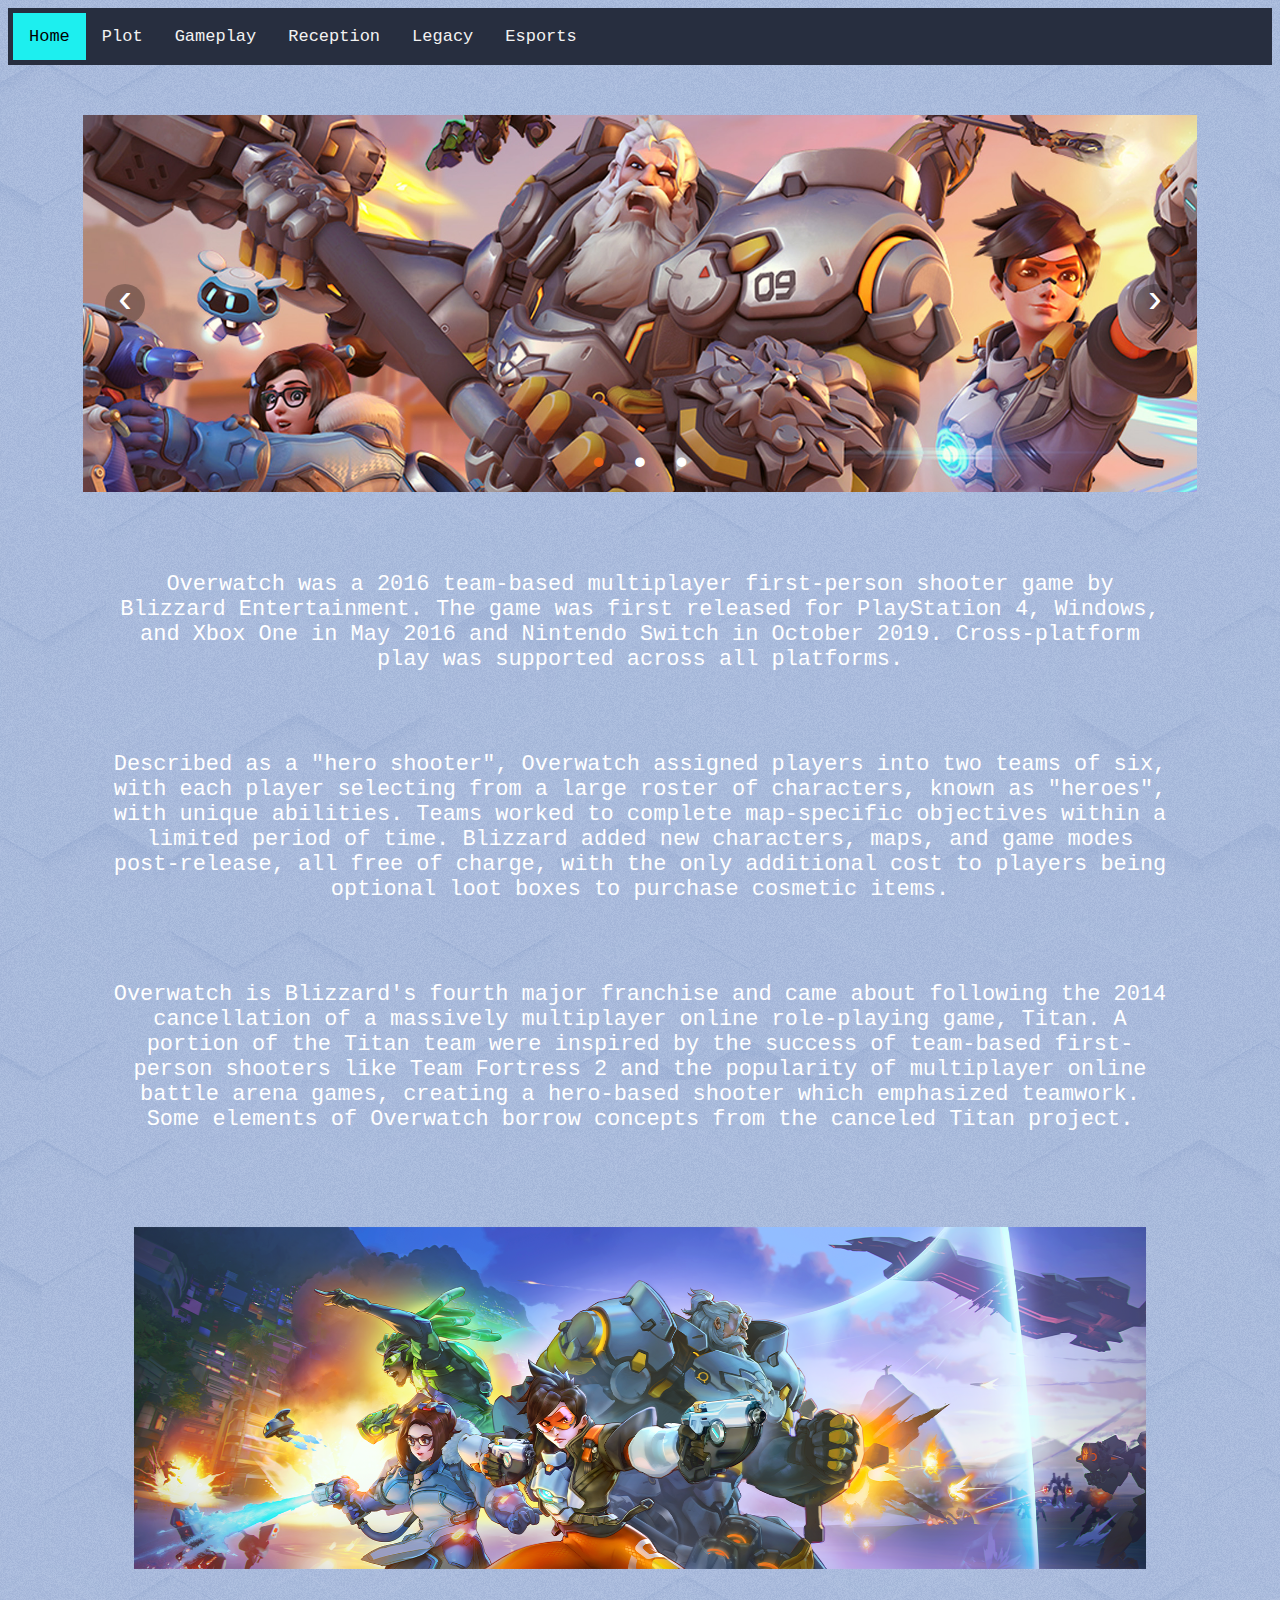
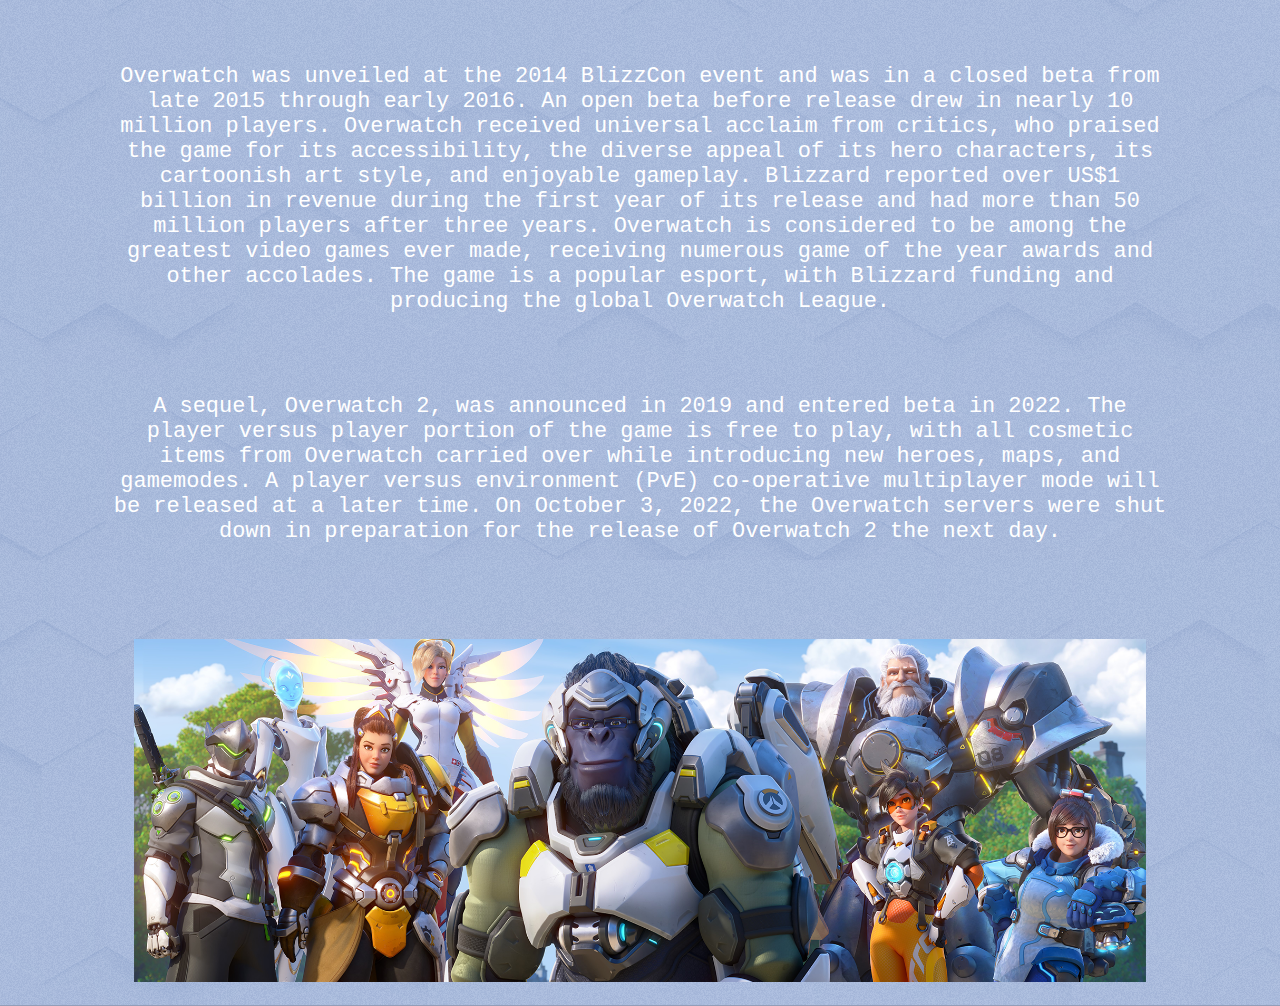
<file: index.html>
<!DOCTYPE html>
<html>
<head>
  <meta charset="utf-8">
  <meta name="viewport" content="width=device-width">
  <title>Play Overwatch</title>
  <link rel="icon" type="image/x-icon" href="Assets/Logo%20Favicon.png">
  <link rel="stylesheet" href="style.css">
</head>
<body>

    <div class="topnav">
        <a class="active" href="index.html">Home</a>
        <a href="02_Plot.html">Plot</a>
        <a href="03_Gameplay.html">Gameplay</a>
        <a href="04_Reception.html">Reception</a>
        <a href="05_Legacy.html">Legacy</a>
        <a href="06_Esports.html">Esports</a>
    </div>
    
    <div class="carousel">
    <div class="carousel-inner">
        <input class="carousel-open" type="radio" id="carousel-1" name="carousel" aria-hidden="true" hidden="" checked="checked">
        <div class="carousel-item">
            <img src="Assets/Home%20Landing%204.png">
        </div>
        <input class="carousel-open" type="radio" id="carousel-2" name="carousel" aria-hidden="true" hidden="">
        <div class="carousel-item">
            <img src="Assets/Home%20Landing%202.png">
        </div>
        <input class="carousel-open" type="radio" id="carousel-3" name="carousel" aria-hidden="true" hidden="">
        <div class="carousel-item">
            <img src="Assets/Home%20Landing%205.png">
        </div>
        <label for="carousel-3" class="carousel-control prev control-1">‹</label>
        <label for="carousel-2" class="carousel-control next control-1">›</label>
        <label for="carousel-1" class="carousel-control prev control-2">‹</label>
        <label for="carousel-3" class="carousel-control next control-2">›</label>
        <label for="carousel-2" class="carousel-control prev control-3">‹</label>
        <label for="carousel-1" class="carousel-control next control-3">›</label>
        <ol class="carousel-indicators">
            <li>
                <label for="carousel-1" class="carousel-bullet">•</label>
            </li>
            <li>
                <label for="carousel-2" class="carousel-bullet">•</label>
            </li>
            <li>
                <label for="carousel-3" class="carousel-bullet">•</label>
            </li>
        </ol>
    </div>
</div>

        <p> Overwatch was a 2016 team-based multiplayer first-person shooter game by Blizzard Entertainment. The game was first released for PlayStation 4, Windows, and Xbox One in May 2016 and Nintendo Switch in October 2019. Cross-platform play was supported across all platforms.</p>

        <p> Described as a "hero shooter", Overwatch assigned players into two teams of six, with each player selecting from a large roster of characters, known as "heroes", with unique abilities. Teams worked to complete map-specific objectives within a limited period of time. Blizzard added new characters, maps, and game modes post-release, all free of charge, with the only additional cost to players being optional loot boxes to purchase cosmetic items.</p>

        <p> Overwatch is Blizzard's fourth major franchise and came about following the 2014 cancellation of a massively multiplayer online role-playing game, Titan. A portion of the Titan team were inspired by the success of team-based first-person shooters like Team Fortress 2 and the popularity of multiplayer online battle arena games, creating a hero-based shooter which emphasized teamwork. Some elements of Overwatch borrow concepts from the canceled Titan project.</p>
    
            <a href="Assets/Gameplay%20Image%201.png"  target="blank;">
                <img class= "imgCenter" src="Assets/Home%20Image%201.png"  alt="Overwatch Recall">
            </a>

        <p> Overwatch was unveiled at the 2014 BlizzCon event and was in a closed beta from late 2015 through early 2016. An open beta before release drew in nearly 10 million players. Overwatch received universal acclaim from critics, who praised the game for its accessibility, the diverse appeal of its hero characters, its cartoonish art style, and enjoyable gameplay. Blizzard reported over US$1 billion in revenue during the first year of its release and had more than 50 million players after three years. Overwatch is considered to be among the greatest video games ever made, receiving numerous game of the year awards and other accolades. The game is a popular esport, with Blizzard funding and producing the global Overwatch League.</p>

        <p> A sequel, Overwatch 2, was announced in 2019 and entered beta in 2022. The player versus player portion of the game is free to play, with all cosmetic items from Overwatch carried over while introducing new heroes, maps, and gamemodes. A player versus environment (PvE) co-operative multiplayer mode will be released at a later time. On October 3, 2022, the Overwatch servers were shut down in preparation for the release of Overwatch 2 the next day.</p>
     
             <a href="Assets/Gameplay%20Image%201.png"  target="blank;">
                <img class= "imgCenter" src="Assets/Home%20Image%202.png"  alt="Overwatch Cinematic 'Zero Hour'">
            </a>

  
</body>
</html>
</file>
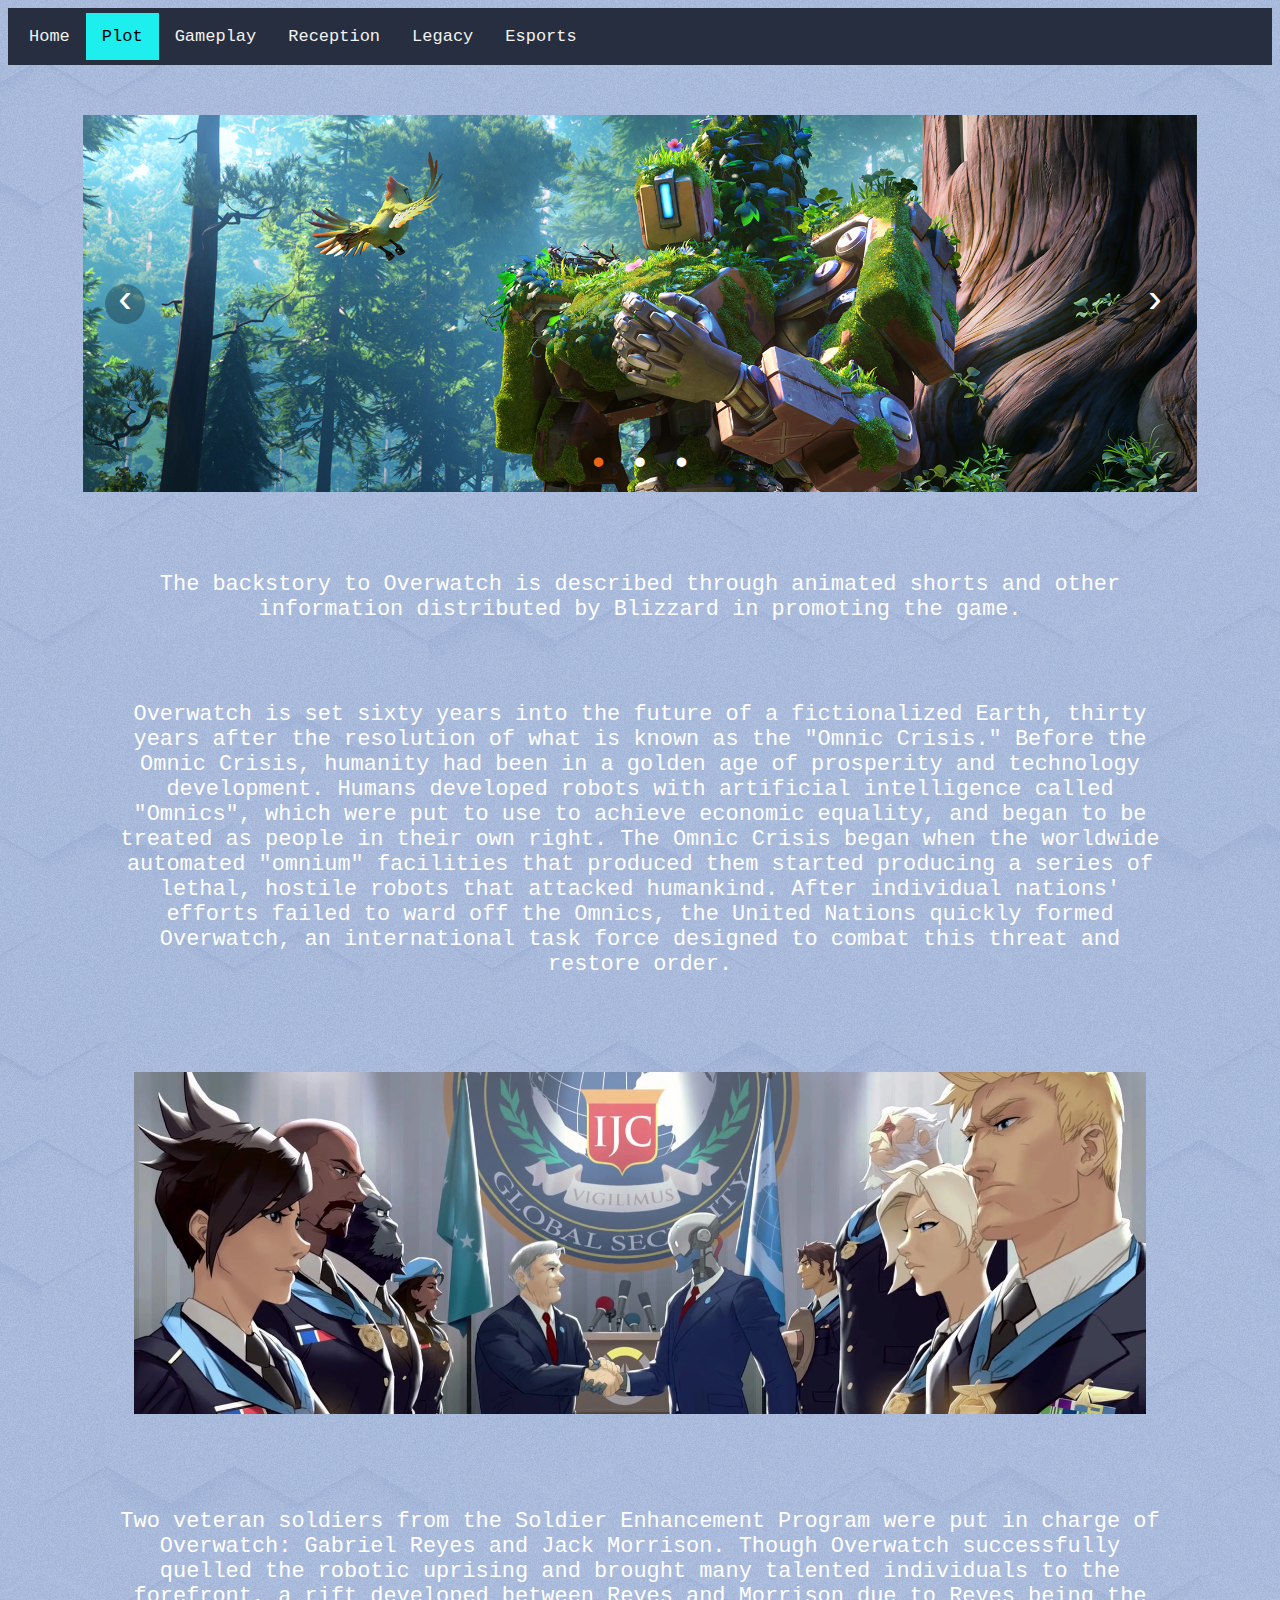
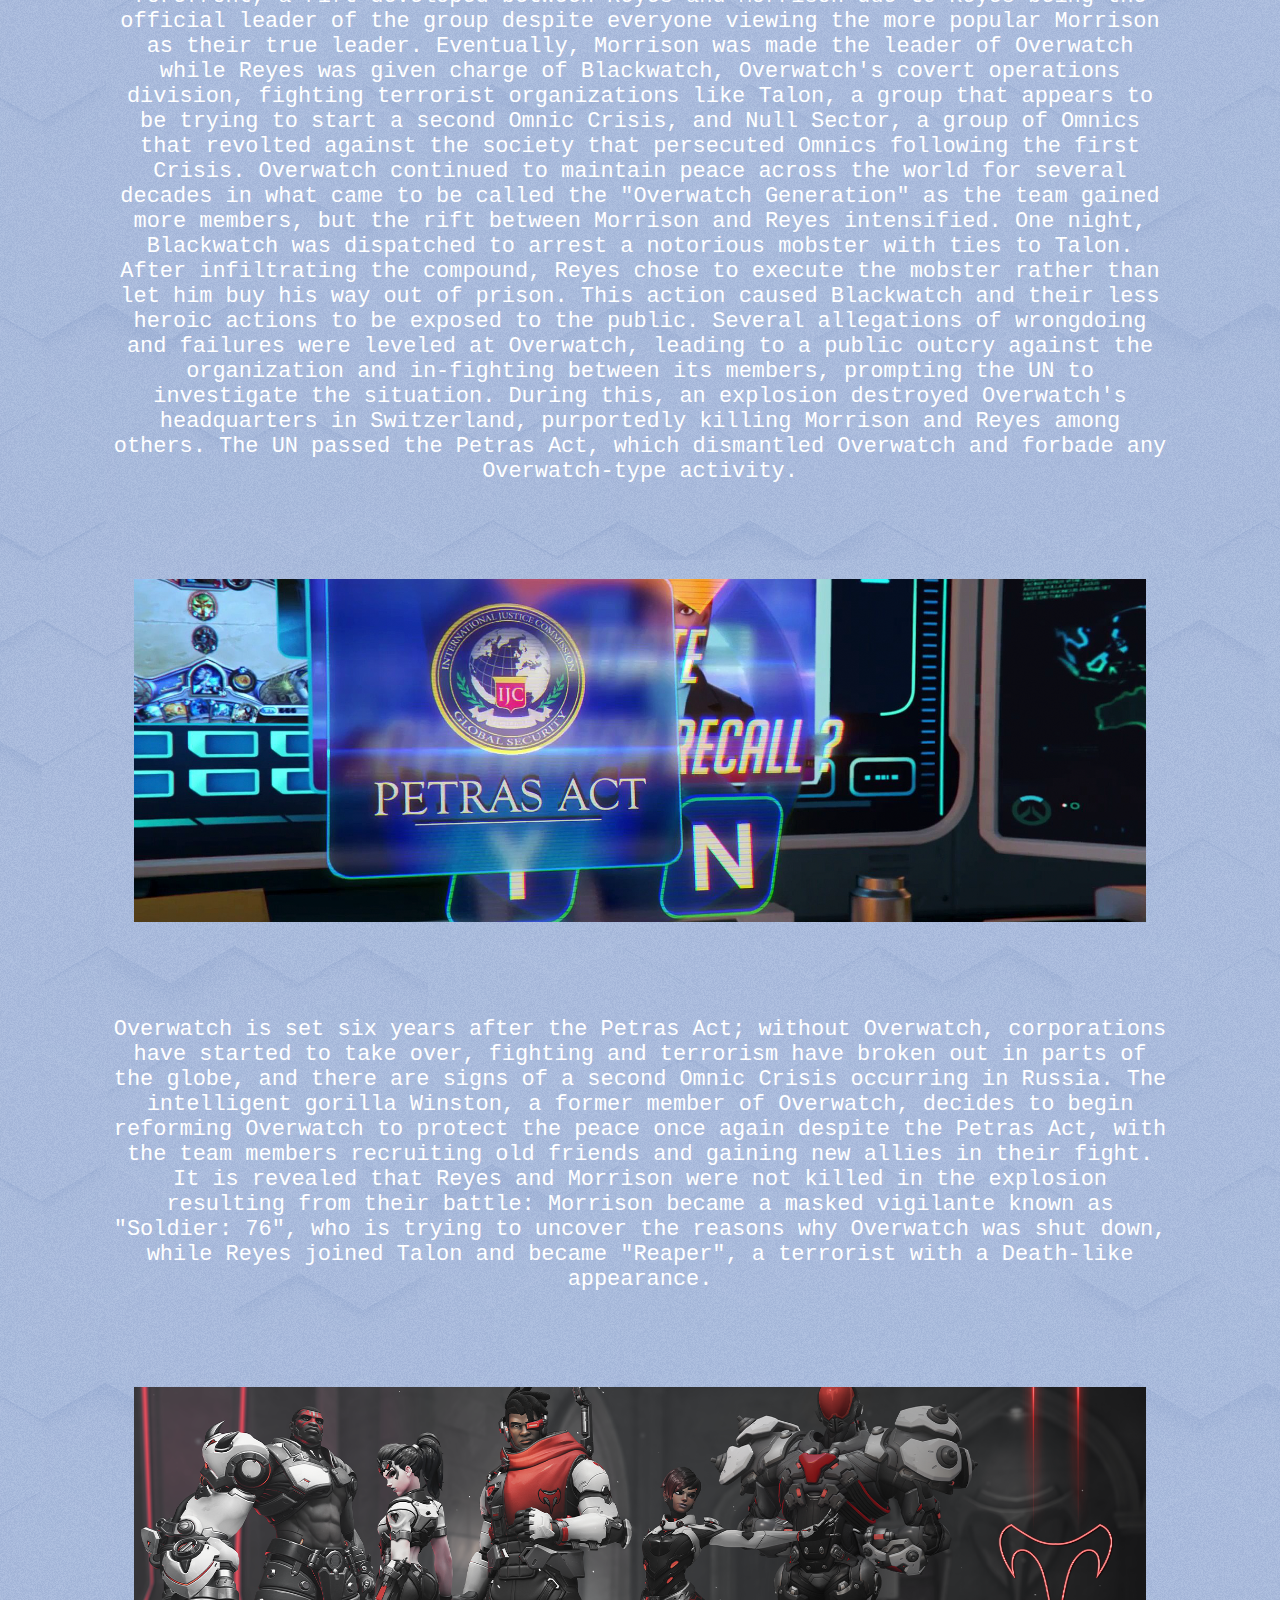
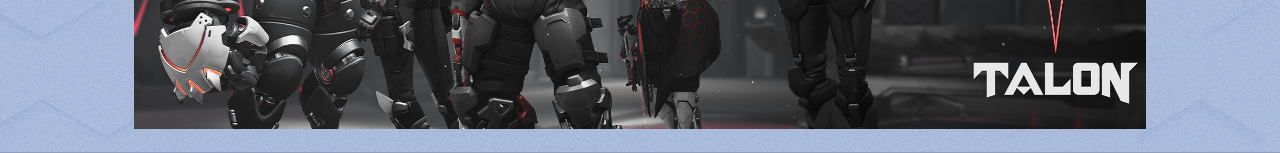
<file: 02_Plot.html>
<!DOCTYPE html>
<html>
<head>
  <meta charset="utf-8">
  <meta name="viewport" content="width=device-width">
  <title>Play Overwatch - Plot</title>
  <link rel="icon" type="image/x-icon" href="Assets/Logo%20Favicon.png">
  <link rel="stylesheet" href="style.css">
</head>
<body>
    
    <div class="topnav">
        <a href="index.html">Home</a>
        <a class="active" href="02_Plot.html">Plot</a>
        <a href="03_Gameplay.html">Gameplay</a>
        <a href="04_Reception.html">Reception</a>
        <a href="05_Legacy.html">Legacy</a>
        <a href="06_Esports.html">Esports</a>
    </div>
    
    <div class="carousel">
    <div class="carousel-inner">
        <input class="carousel-open" type="radio" id="carousel-1" name="carousel" aria-hidden="true" hidden="" checked="checked">
        <div class="carousel-item">
            <img src="Assets/Plot%20Landing%201.png">
        </div>
        <input class="carousel-open" type="radio" id="carousel-2" name="carousel" aria-hidden="true" hidden="">
        <div class="carousel-item">
            <img src="Assets/Plot%20Landing%202.png">
        </div>
        <input class="carousel-open" type="radio" id="carousel-3" name="carousel" aria-hidden="true" hidden="">
        <div class="carousel-item">
            <img src="Assets/Plot%20Landing%203.png">
        </div>
        <label for="carousel-3" class="carousel-control prev control-1">‹</label>
        <label for="carousel-2" class="carousel-control next control-1">›</label>
        <label for="carousel-1" class="carousel-control prev control-2">‹</label>
        <label for="carousel-3" class="carousel-control next control-2">›</label>
        <label for="carousel-2" class="carousel-control prev control-3">‹</label>
        <label for="carousel-1" class="carousel-control next control-3">›</label>
        <ol class="carousel-indicators">
            <li>
                <label for="carousel-1" class="carousel-bullet">•</label>
            </li>
            <li>
                <label for="carousel-2" class="carousel-bullet">•</label>
            </li>
            <li>
                <label for="carousel-3" class="carousel-bullet">•</label>
            </li>
        </ol>
    </div>
</div>
    
        <p>The backstory to Overwatch is described through animated shorts and other information distributed by Blizzard in promoting the game.</p>

        <p>Overwatch is set sixty years into the future of a fictionalized Earth, thirty years after the resolution of what is known as the "Omnic Crisis." Before the Omnic Crisis, humanity had been in a golden age of prosperity and technology development. Humans developed robots with artificial intelligence called "Omnics", which were put to use to achieve economic equality, and began to be treated as people in their own right. The Omnic Crisis began when the worldwide automated "omnium" facilities that produced them started producing a series of lethal, hostile robots that attacked humankind. After individual nations' efforts failed to ward off the Omnics, the United Nations quickly formed Overwatch, an international task force designed to combat this threat and restore order.</p>

             <a href="Assets/Plot%20Image%203.png" target="blank;">
                <img class= "imgCenter" src="Assets/Plot%20Image%203.png"  alt="Overwatch Recall">
            </a>
    
        <p>Two veteran soldiers from the Soldier Enhancement Program were put in charge of Overwatch: Gabriel Reyes and Jack Morrison. Though Overwatch successfully quelled the robotic uprising and brought many talented individuals to the forefront, a rift developed between Reyes and Morrison due to Reyes being the official leader of the group despite everyone viewing the more popular Morrison as their true leader. Eventually, Morrison was made the leader of Overwatch while Reyes was given charge of Blackwatch, Overwatch's covert operations division, fighting terrorist organizations like Talon, a group that appears to be trying to start a second Omnic Crisis, and Null Sector, a group of Omnics that revolted against the society that persecuted Omnics following the first Crisis. Overwatch continued to maintain peace across the world for several decades in what came to be called the "Overwatch Generation" as the team gained more members, but the rift between Morrison and Reyes intensified. One night, Blackwatch was dispatched to arrest a notorious mobster with ties to Talon. After infiltrating the compound, Reyes chose to execute the mobster rather than let him buy his way out of prison. This action caused Blackwatch and their less heroic actions to be exposed to the public. Several allegations of wrongdoing and failures were leveled at Overwatch, leading to a public outcry against the organization and in-fighting between its members, prompting the UN to investigate the situation. During this, an explosion destroyed Overwatch's headquarters in Switzerland, purportedly killing Morrison and Reyes among others. The UN passed the Petras Act, which dismantled Overwatch and forbade any Overwatch-type activity.</p>
    
             <a href="Assets/Plot%20Image%201.png" target="blank;">
                <img class= "imgCenter" src="Assets/Plot%20Image%201.png"  alt="Overwatch Recall">
            </a>
    

        <p>Overwatch is set six years after the Petras Act; without Overwatch, corporations have started to take over, fighting and terrorism have broken out in parts of the globe, and there are signs of a second Omnic Crisis occurring in Russia. The intelligent gorilla Winston, a former member of Overwatch, decides to begin reforming Overwatch to protect the peace once again despite the Petras Act, with the team members recruiting old friends and gaining new allies in their fight. It is revealed that Reyes and Morrison were not killed in the explosion resulting from their battle: Morrison became a masked vigilante known as "Soldier: 76", who is trying to uncover the reasons why Overwatch was shut down, while Reyes joined Talon and became "Reaper", a terrorist with a Death-like appearance.</p>
    
             <a href="Assets/Plot%20Image%202.png" target="blank;">
                <img class= "imgCenter" src="Assets/Plot%20Image%202.png"  alt="Talon Character Roster">
            </a>
  
</body>
</html>
</file>
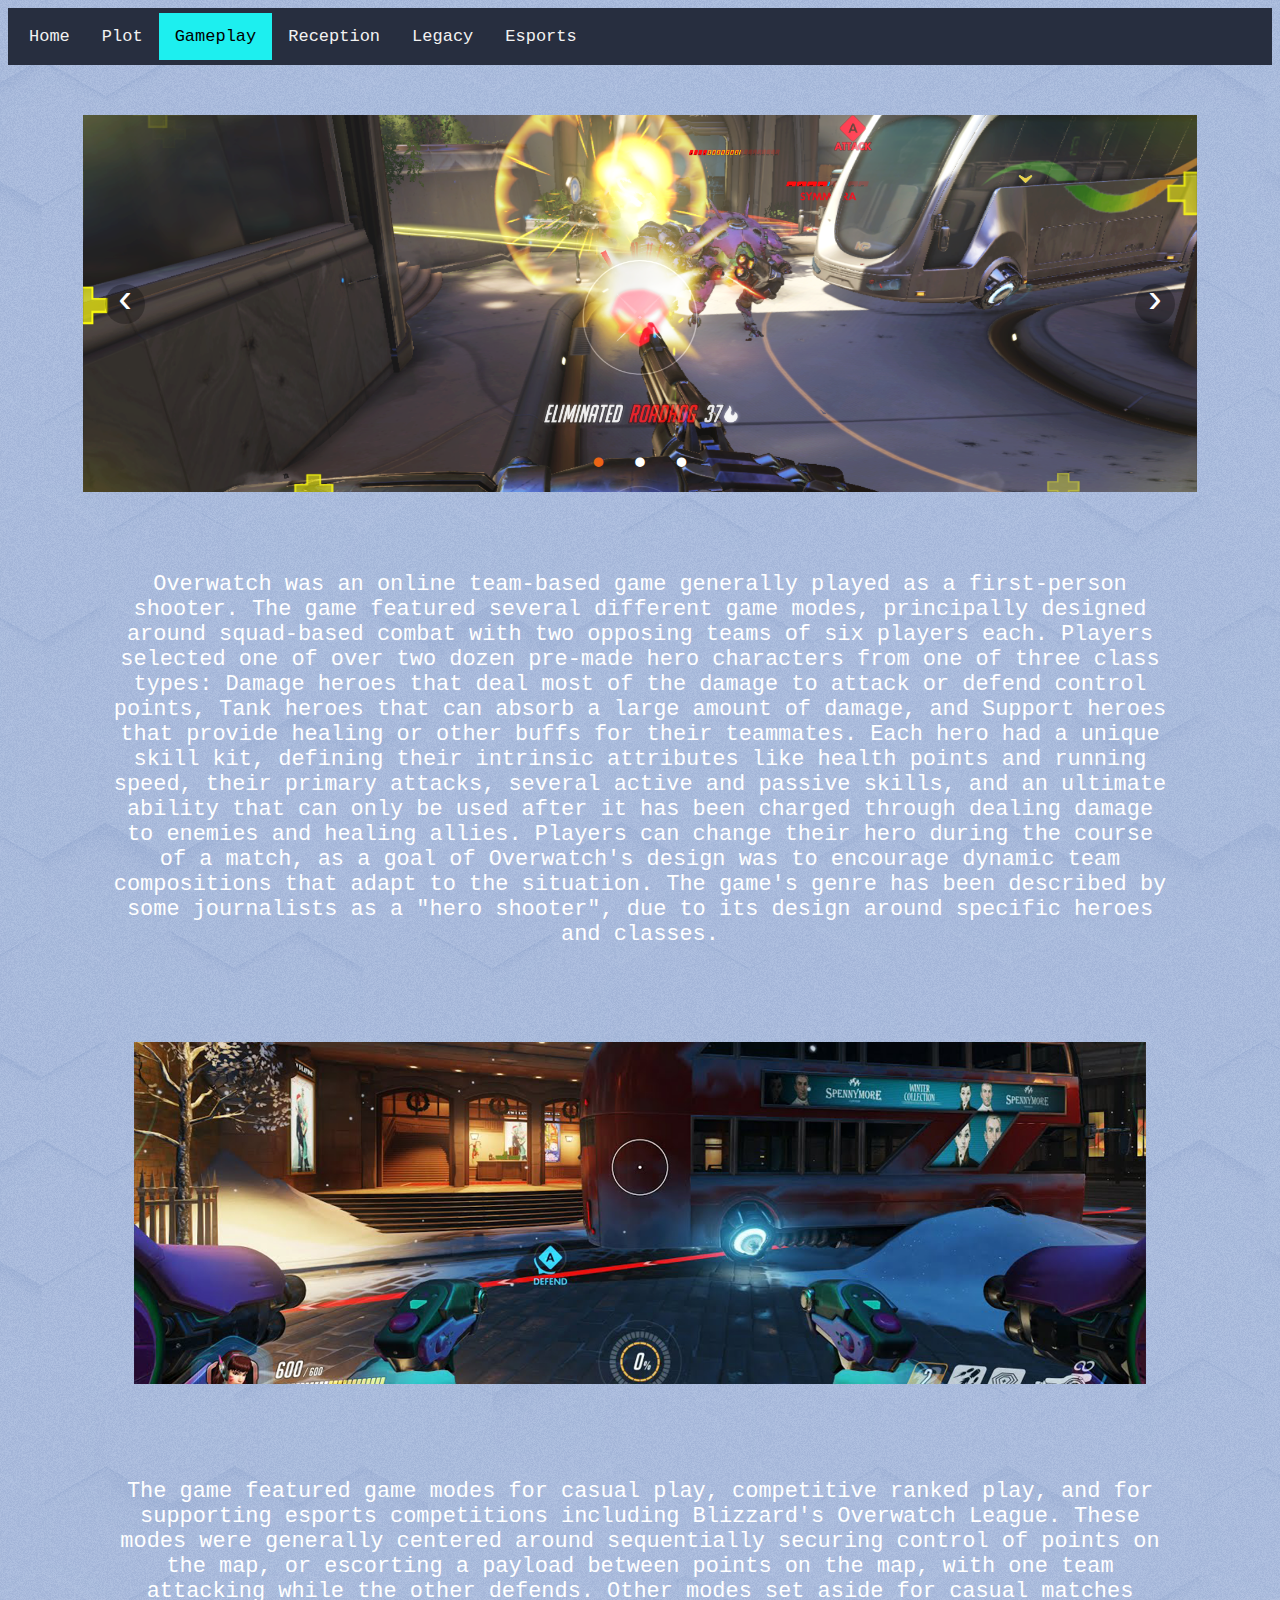
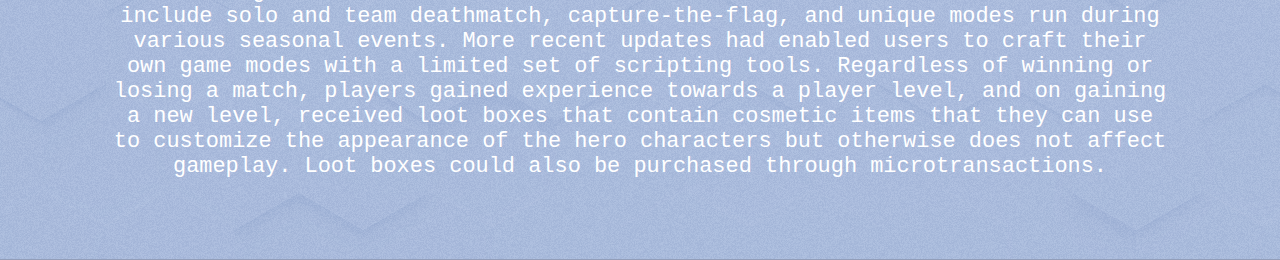
<file: 03_Gameplay.html>
<!DOCTYPE html>
<html>
<head>
  <meta charset="utf-8">
  <meta name="viewport" content="width=device-width">
  <title>Play Overwatch - Gameplay</title>
  <link rel="icon" type="image/x-icon" href="Assets/Logo%20Favicon.png">
  <link rel="stylesheet" href="style.css">
</head>
<body>
    
    <div class="topnav">
        <a href="index.html">Home</a>
        <a href="02_Plot.html">Plot</a>
        <a class="active" href="03_Gameplay.html">Gameplay</a>
        <a href="04_Reception.html">Reception</a>
        <a href="05_Legacy.html">Legacy</a>
        <a href="06_Esports.html">Esports</a>
    </div>
    
    <div class="carousel">
    <div class="carousel-inner">
        <input class="carousel-open" type="radio" id="carousel-1" name="carousel" aria-hidden="true" hidden="" checked="checked">
        <div class="carousel-item">
            <img src="Assets/Gameplay%20Landing%201.png">
        </div>
        <input class="carousel-open" type="radio" id="carousel-2" name="carousel" aria-hidden="true" hidden="">
        <div class="carousel-item">
            <img src="Assets/Gameplay%20Landing%202.png">
        </div>
        <input class="carousel-open" type="radio" id="carousel-3" name="carousel" aria-hidden="true" hidden="">
        <div class="carousel-item">
            <img src="Assets/Gameplay%20Landing%203.png">
        </div>
        <label for="carousel-3" class="carousel-control prev control-1">‹</label>
        <label for="carousel-2" class="carousel-control next control-1">›</label>
        <label for="carousel-1" class="carousel-control prev control-2">‹</label>
        <label for="carousel-3" class="carousel-control next control-2">›</label>
        <label for="carousel-2" class="carousel-control prev control-3">‹</label>
        <label for="carousel-1" class="carousel-control next control-3">›</label>
        <ol class="carousel-indicators">
            <li>
                <label for="carousel-1" class="carousel-bullet">•</label>
            </li>
            <li>
                <label for="carousel-2" class="carousel-bullet">•</label>
            </li>
            <li>
                <label for="carousel-3" class="carousel-bullet">•</label>
            </li>
        </ol>
    </div>
</div>
         
        <p>Overwatch was an online team-based game generally played as a first-person shooter. The game featured several different game modes, principally designed around squad-based combat with two opposing teams of six players each. Players selected one of over two dozen pre-made hero characters from one of three class types: Damage heroes that deal most of the damage to attack or defend control points, Tank heroes that can absorb a large amount of damage, and Support heroes that provide healing or other buffs for their teammates. Each hero had a unique skill kit, defining their intrinsic attributes like health points and running speed, their primary attacks, several active and passive skills, and an ultimate ability that can only be used after it has been charged through dealing damage to enemies and healing allies. Players can change their hero during the course of a match, as a goal of Overwatch's design was to encourage dynamic team compositions that adapt to the situation. The game's genre has been described by some journalists as a "hero shooter", due to its design around specific heroes and classes.</p>
    
            <a href="Assets/Gameplay%20Image%201.png"  target="blank;">
                <img class= "imgCenter" src="Assets/Gameplay%20Image%201.png"  alt="Overwatch Recall">
            </a>
    

        <p>The game featured game modes for casual play, competitive ranked play, and for supporting esports competitions including Blizzard's Overwatch League. These modes were generally centered around sequentially securing control of points on the map, or escorting a payload between points on the map, with one team attacking while the other defends. Other modes set aside for casual matches include solo and team deathmatch, capture-the-flag, and unique modes run during various seasonal events. More recent updates had enabled users to craft their own game modes with a limited set of scripting tools. Regardless of winning or losing a match, players gained experience towards a player level, and on gaining a new level, received loot boxes that contain cosmetic items that they can use to customize the appearance of the hero characters but otherwise does not affect gameplay. Loot boxes could also be purchased through microtransactions.</p>

         
  
</body>
</html>
</file>
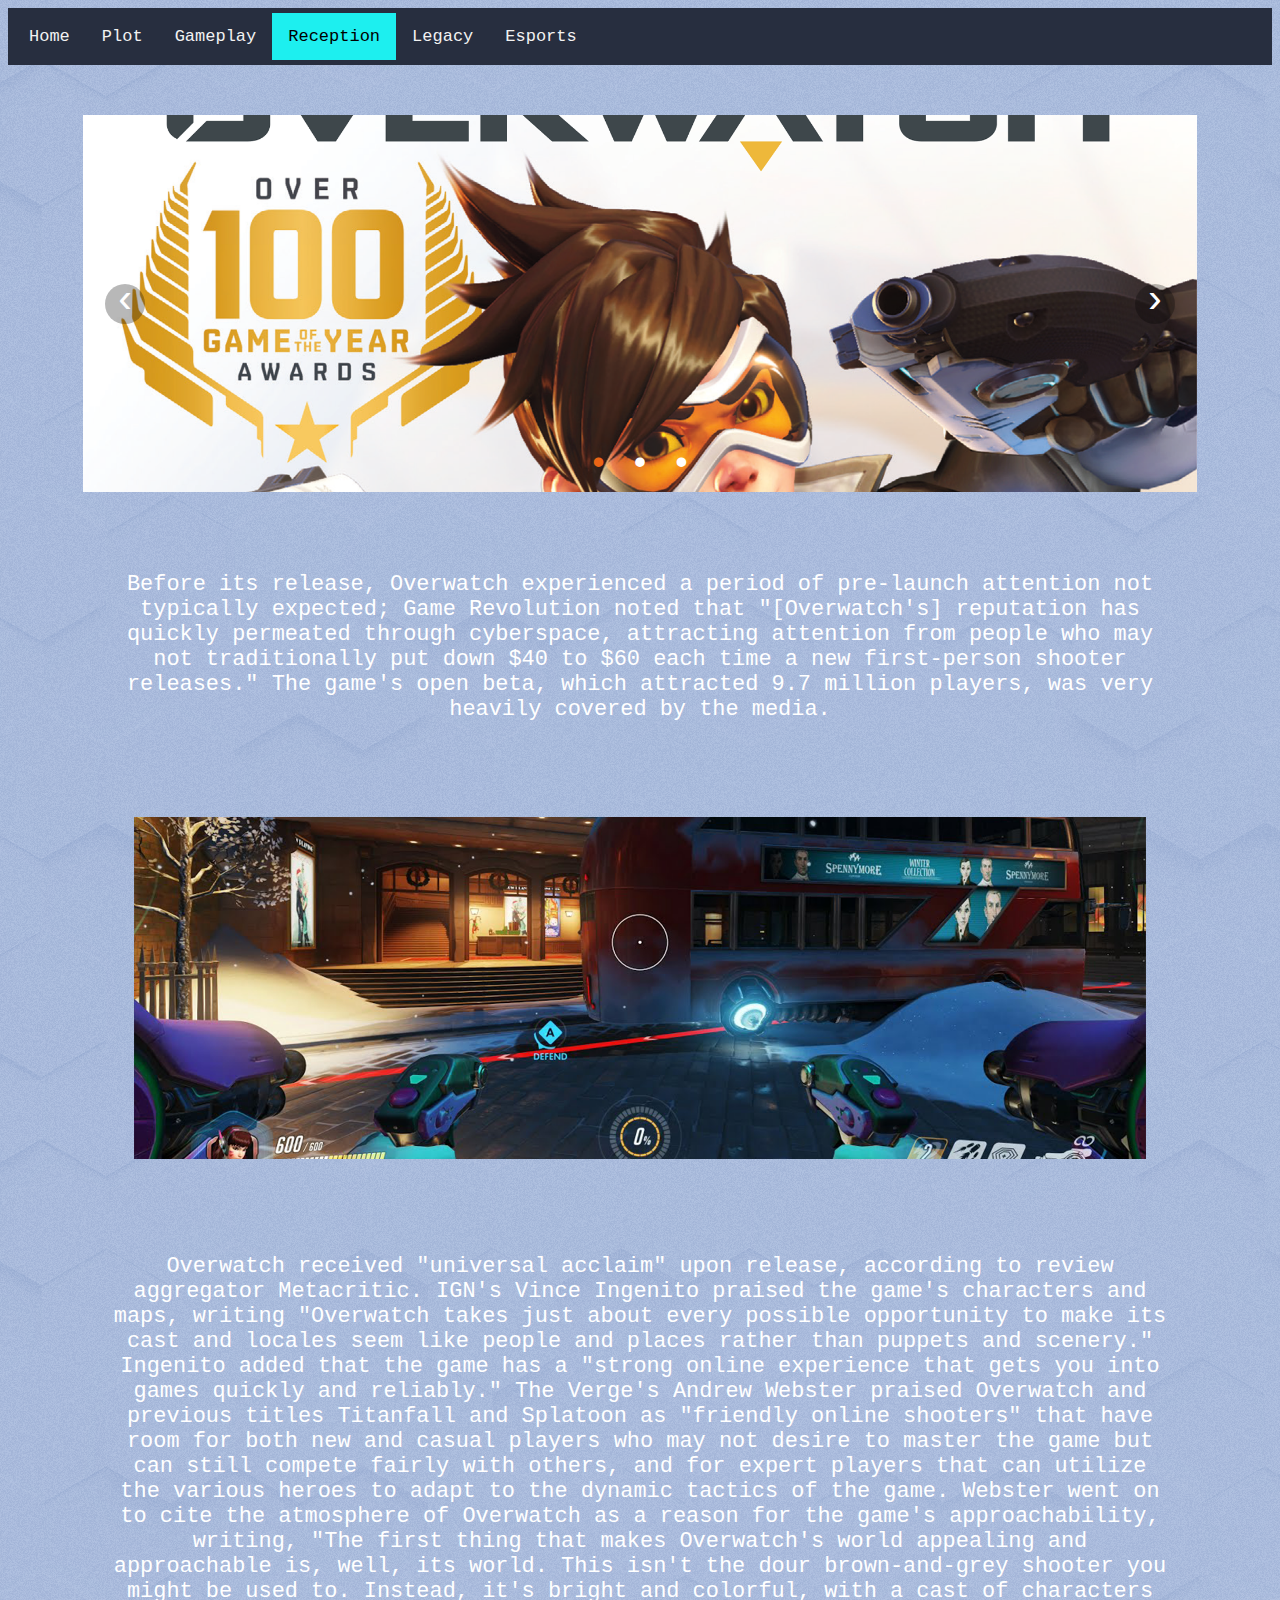
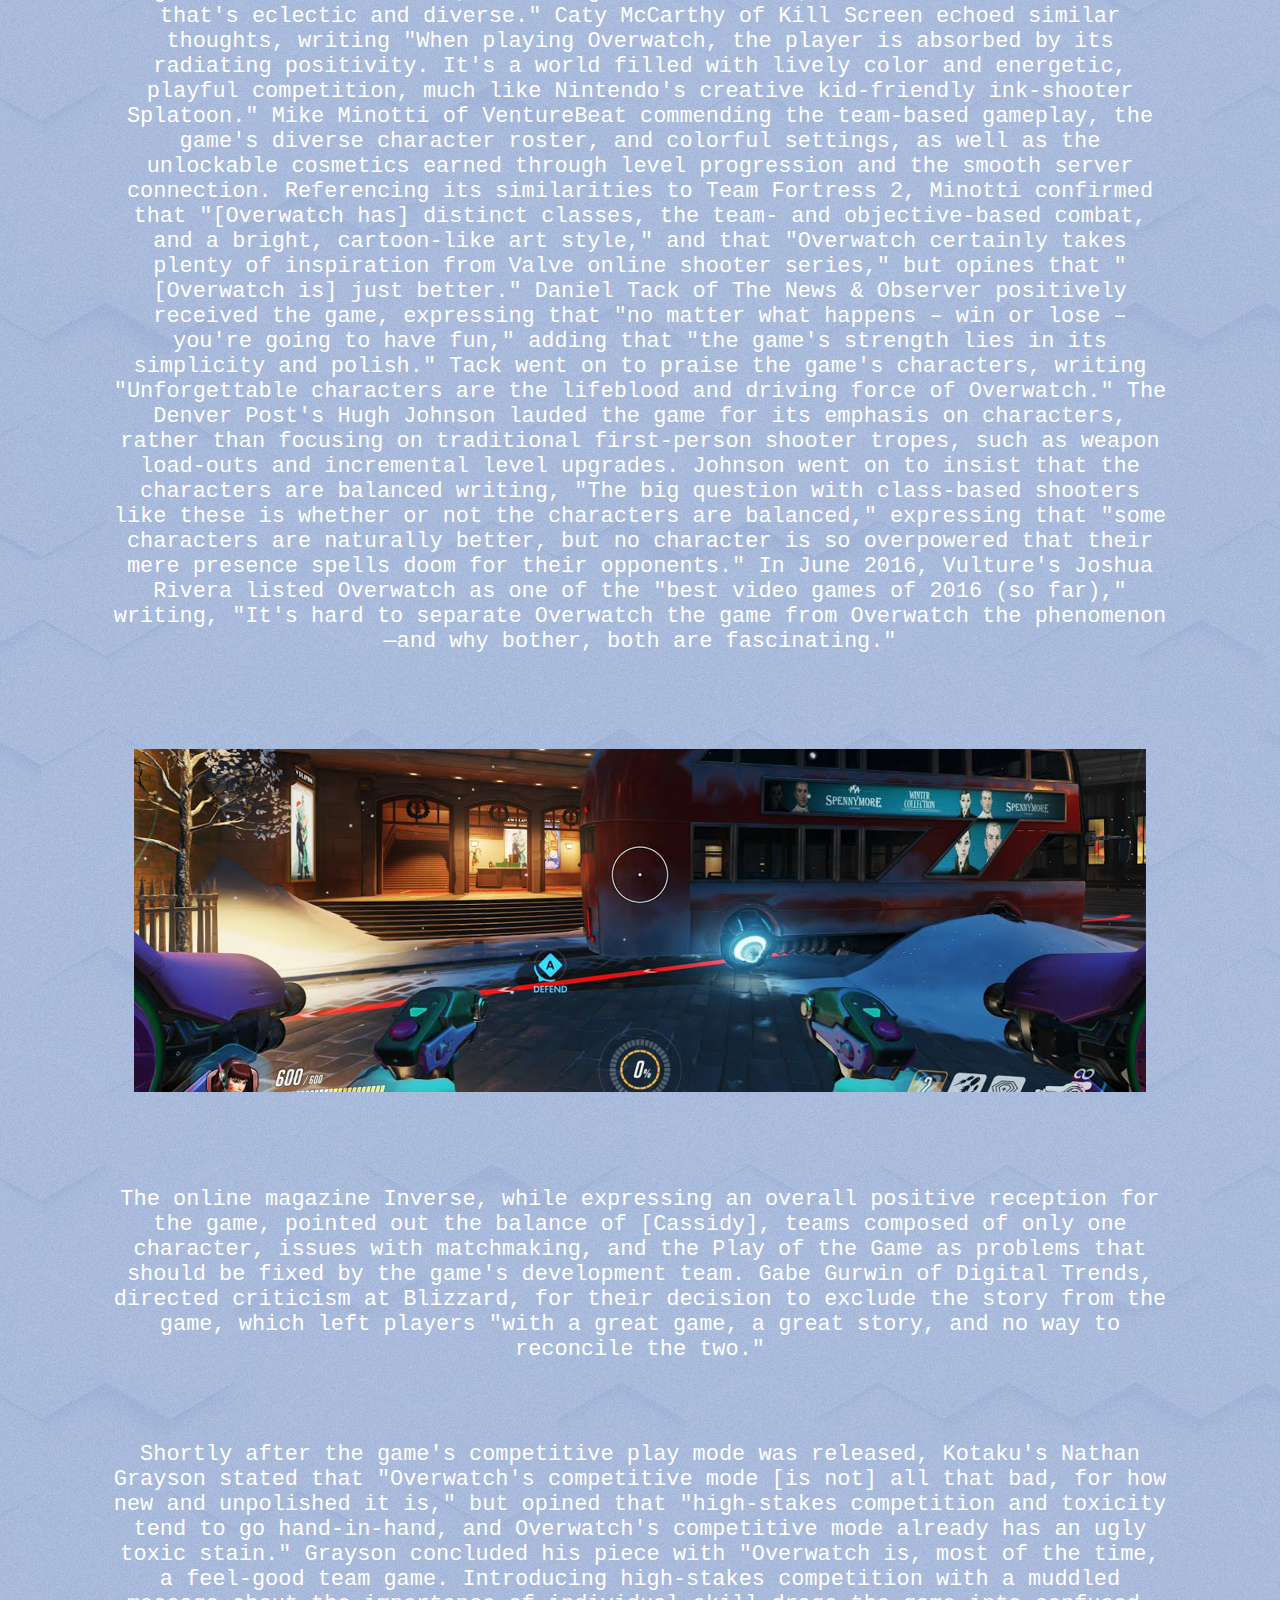
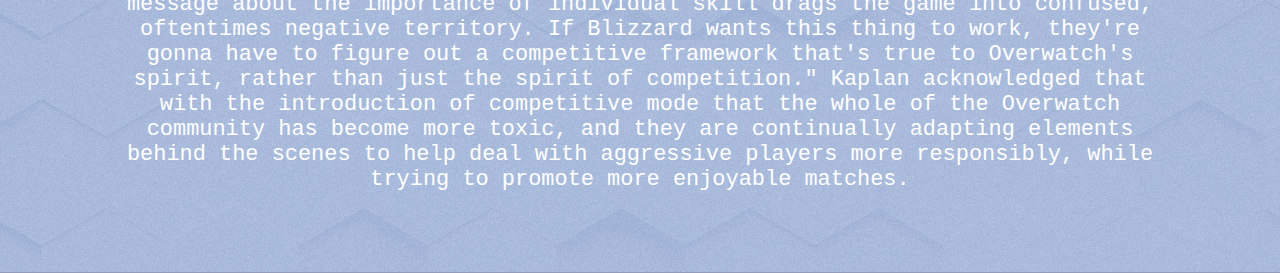
<file: 04_Reception.html>
<!DOCTYPE html>
<html>
<head>
  <meta charset="utf-8">
  <meta name="viewport" content="width=device-width">
  <title>Play Overwatch - Reception</title>
  <link rel="icon" type="image/x-icon" href="Assets/Logo%20Favicon.png">
  <link rel="stylesheet" href="style.css">
</head>
<body>
    
   <div class="topnav">
        <a href="index.html">Home</a>
        <a href="02_Plot.html">Plot</a>
        <a href="03_Gameplay.html">Gameplay</a>
        <a class="active" href="04_Reception.html">Reception</a>
        <a href="05_Legacy.html">Legacy</a>
        <a href="06_Esports.html">Esports</a>
    </div>
    
     <div class="carousel">
    <div class="carousel-inner">
        <input class="carousel-open" type="radio" id="carousel-1" name="carousel" aria-hidden="true" hidden="" checked="checked">
        <div class="carousel-item">
            <img src="Assets/Reception%20Landing%201.png">
        </div>
        <input class="carousel-open" type="radio" id="carousel-2" name="carousel" aria-hidden="true" hidden="">
        <div class="carousel-item">
            <img src="Assets/Reception%20Landing%202.png">
        </div>
        <input class="carousel-open" type="radio" id="carousel-3" name="carousel" aria-hidden="true" hidden="">
        <div class="carousel-item">
            <img src="Assets/Reception%20Landing%203.png">
        </div>
        <label for="carousel-3" class="carousel-control prev control-1">‹</label>
        <label for="carousel-2" class="carousel-control next control-1">›</label>
        <label for="carousel-1" class="carousel-control prev control-2">‹</label>
        <label for="carousel-3" class="carousel-control next control-2">›</label>
        <label for="carousel-2" class="carousel-control prev control-3">‹</label>
        <label for="carousel-1" class="carousel-control next control-3">›</label>
        <ol class="carousel-indicators">
            <li>
                <label for="carousel-1" class="carousel-bullet">•</label>
            </li>
            <li>
                <label for="carousel-2" class="carousel-bullet">•</label>
            </li>
            <li>
                <label for="carousel-3" class="carousel-bullet">•</label>
            </li>
        </ol>
    </div>
</div>
    
    <p>Before its release, Overwatch experienced a period of pre-launch attention not typically expected; Game Revolution noted that "[Overwatch's] reputation has quickly permeated through cyberspace, attracting attention from people who may not traditionally put down $40 to $60 each time a new first-person shooter releases." The game's open beta, which attracted 9.7 million players, was very heavily covered by the media.</p>
    
             <a href="Assets/Gameplay%20Image%201.png"  target="blank;">
                <img class= "imgCenter" src="Assets/Gameplay%20Image%201.png"  alt="Overwatch Recall">
            </a>
    
    <p>Overwatch received "universal acclaim" upon release, according to review aggregator Metacritic. IGN's Vince Ingenito praised the game's characters and maps, writing "Overwatch takes just about every possible opportunity to make its cast and locales seem like people and places rather than puppets and scenery." Ingenito added that the game has a "strong online experience that gets you into games quickly and reliably." The Verge's Andrew Webster praised Overwatch and previous titles Titanfall and Splatoon as "friendly online shooters" that have room for both new and casual players who may not desire to master the game but can still compete fairly with others, and for expert players that can utilize the various heroes to adapt to the dynamic tactics of the game. Webster went on to cite the atmosphere of Overwatch as a reason for the game's approachability, writing, "The first thing that makes Overwatch's world appealing and approachable is, well, its world. This isn't the dour brown-and-grey shooter you might be used to. Instead, it's bright and colorful, with a cast of characters that's eclectic and diverse." Caty McCarthy of Kill Screen echoed similar thoughts, writing "When playing Overwatch, the player is absorbed by its radiating positivity. It's a world filled with lively color and energetic, playful competition, much like Nintendo's creative kid-friendly ink-shooter Splatoon." Mike Minotti of VentureBeat commending the team-based gameplay, the game's diverse character roster, and colorful settings, as well as the unlockable cosmetics earned through level progression and the smooth server connection. Referencing its similarities to Team Fortress 2, Minotti confirmed that "[Overwatch has] distinct classes, the team- and objective-based combat, and a bright, cartoon-like art style," and that "Overwatch certainly takes plenty of inspiration from Valve online shooter series," but opines that "[Overwatch is] just better." Daniel Tack of The News & Observer positively received the game, expressing that "no matter what happens – win or lose – you're going to have fun," adding that "the game's strength lies in its simplicity and polish." Tack went on to praise the game's characters, writing "Unforgettable characters are the lifeblood and driving force of Overwatch." The Denver Post's Hugh Johnson lauded the game for its emphasis on characters, rather than focusing on traditional first-person shooter tropes, such as weapon load-outs and incremental level upgrades. Johnson went on to insist that the characters are balanced writing, "The big question with class-based shooters like these is whether or not the characters are balanced," expressing that "some characters are naturally better, but no character is so overpowered that their mere presence spells doom for their opponents." In June 2016, Vulture's Joshua Rivera listed Overwatch as one of the "best video games of 2016 (so far)," writing, "It's hard to separate Overwatch the game from Overwatch the phenomenon—and why bother, both are fascinating."</p>
    
            <a href="Assets/Gameplay%20Image%201.png"  target="blank;">
                <img class= "imgCenter" src="Assets/Gameplay%20Image%201.png"  alt="Overwatch Recall">
            </a>
    
    <p>The online magazine Inverse, while expressing an overall positive reception for the game, pointed out the balance of [Cassidy], teams composed of only one character, issues with matchmaking, and the Play of the Game as problems that should be fixed by the game's development team. Gabe Gurwin of Digital Trends, directed criticism at Blizzard, for their decision to exclude the story from the game, which left players "with a great game, a great story, and no way to reconcile the two."</p>
    
    
    <p>Shortly after the game's competitive play mode was released, Kotaku's Nathan Grayson stated that "Overwatch's competitive mode [is not] all that bad, for how new and unpolished it is," but opined that "high-stakes competition and toxicity tend to go hand-in-hand, and Overwatch's competitive mode already has an ugly toxic stain." Grayson concluded his piece with "Overwatch is, most of the time, a feel-good team game. Introducing high-stakes competition with a muddled message about the importance of individual skill drags the game into confused, oftentimes negative territory. If Blizzard wants this thing to work, they're gonna have to figure out a competitive framework that's true to Overwatch's spirit, rather than just the spirit of competition." Kaplan acknowledged that with the introduction of competitive mode that the whole of the Overwatch community has become more toxic, and they are continually adapting elements behind the scenes to help deal with aggressive players more responsibly, while trying to promote more enjoyable matches.</p>
    
</body>
</html>
</file>
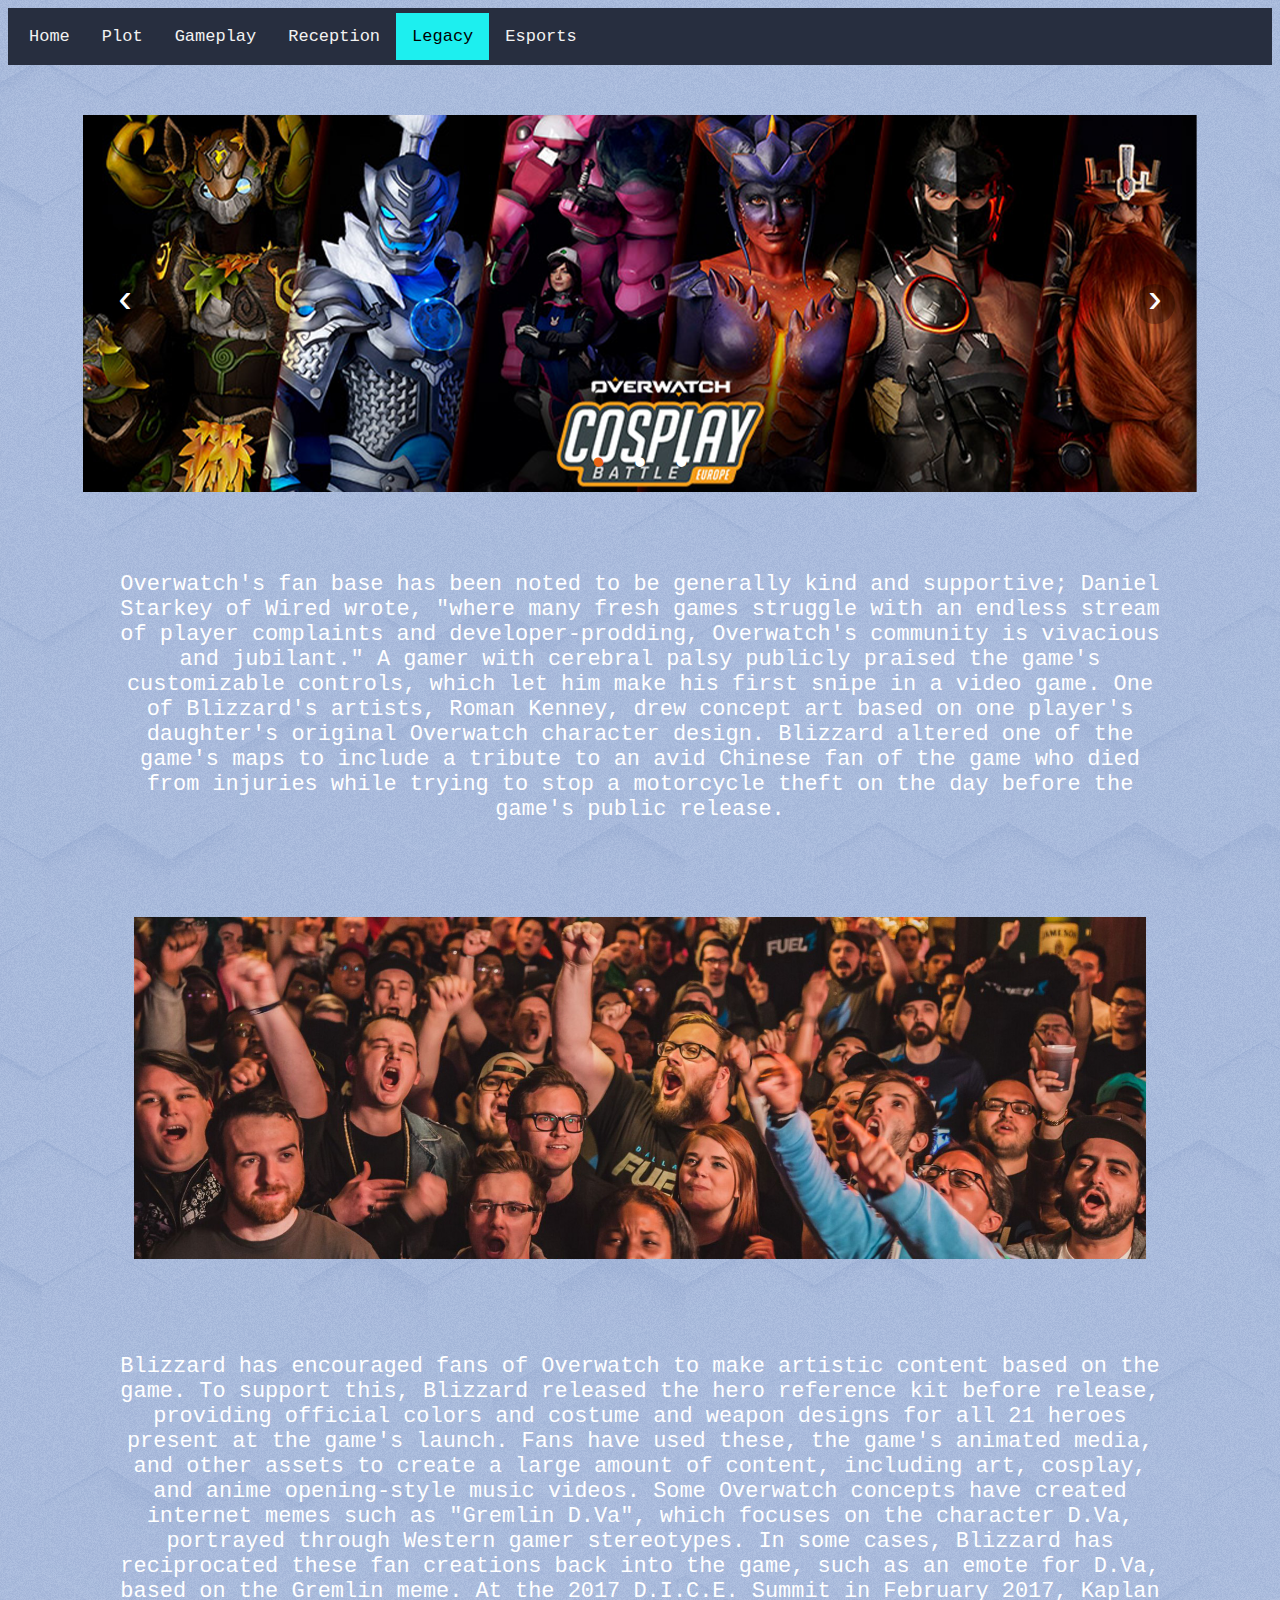
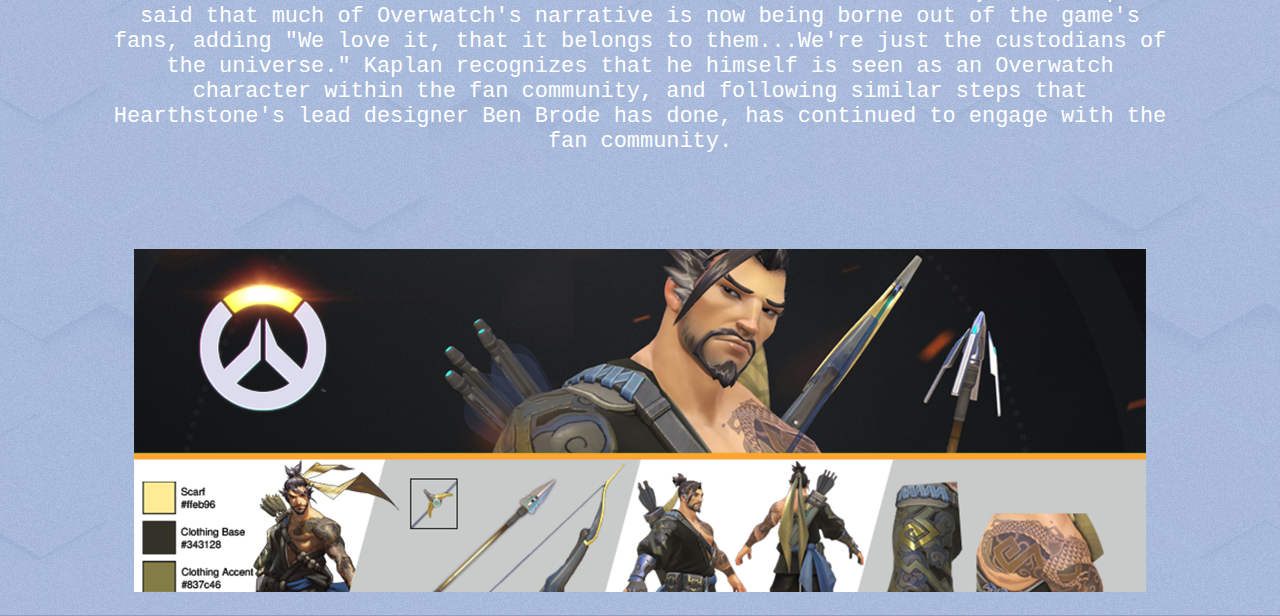
<file: 05_Legacy.html>
<!DOCTYPE html>
<html>
<head>
  <meta charset="utf-8">
  <meta name="viewport" content="width=device-width">
  <title>Play Overwatch - Legacy</title>
  <link rel="icon" type="image/x-icon" href="Assets/Logo%20Favicon.png">
  <link rel="stylesheet" href="style.css">
</head>
<body>
  
    <div class="topnav">
        <a href="index.html">Home</a>
        <a href="02_Plot.html">Plot</a>
        <a href="03_Gameplay.html">Gameplay</a>
        <a href="04_Reception.html">Reception</a>
        <a class="active" href="05_Legacy.html">Legacy</a>
        <a href="06_Esports.html">Esports</a>
    </div>
    
     <div class="carousel">
    <div class="carousel-inner">
        <input class="carousel-open" type="radio" id="carousel-1" name="carousel" aria-hidden="true" hidden="" checked="checked">
        <div class="carousel-item">
            <img src="Assets/Legacy%20Landing%201.png">
        </div>
        <input class="carousel-open" type="radio" id="carousel-2" name="carousel" aria-hidden="true" hidden="">
        <div class="carousel-item">
            <img src="Assets/Legacy%20Landing%202.png">
        </div>
        <input class="carousel-open" type="radio" id="carousel-3" name="carousel" aria-hidden="true" hidden="">
        <div class="carousel-item">
            <img src="Assets/Legacy%20Landing%203.png">
        </div>
        <label for="carousel-3" class="carousel-control prev control-1">‹</label>
        <label for="carousel-2" class="carousel-control next control-1">›</label>
        <label for="carousel-1" class="carousel-control prev control-2">‹</label>
        <label for="carousel-3" class="carousel-control next control-2">›</label>
        <label for="carousel-2" class="carousel-control prev control-3">‹</label>
        <label for="carousel-1" class="carousel-control next control-3">›</label>
        <ol class="carousel-indicators">
            <li>
                <label for="carousel-1" class="carousel-bullet">•</label>
            </li>
            <li>
                <label for="carousel-2" class="carousel-bullet">•</label>
            </li>
            <li>
                <label for="carousel-3" class="carousel-bullet">•</label>
            </li>
        </ol>
    </div>
</div>
         
    
    <p>Overwatch's fan base has been noted to be generally kind and supportive; Daniel Starkey of Wired wrote, "where many fresh games struggle with an endless stream of player complaints and developer-prodding, Overwatch's community is vivacious and jubilant." A gamer with cerebral palsy publicly praised the game's customizable controls, which let him make his first snipe in a video game. One of Blizzard's artists, Roman Kenney, drew concept art based on one player's daughter's original Overwatch character design. Blizzard altered one of the game's maps to include a tribute to an avid Chinese fan of the game who died from injuries while trying to stop a motorcycle theft on the day before the game's public release.</p>
    
            <a href="Assets/Reception%20Image%202.png"  target="blank;">
                <img class= "imgCenter" src="Assets/Reception%20Image%202.png"  alt="Overwatch Fans">
            </a>
    
    <p>Blizzard has encouraged fans of Overwatch to make artistic content based on the game. To support this, Blizzard released the hero reference kit before release, providing official colors and costume and weapon designs for all 21 heroes present at the game's launch. Fans have used these, the game's animated media, and other assets to create a large amount of content, including art, cosplay, and anime opening-style music videos. Some Overwatch concepts have created internet memes such as "Gremlin D.Va", which focuses on the character D.Va, portrayed through Western gamer stereotypes. In some cases, Blizzard has reciprocated these fan creations back into the game, such as an emote for D.Va, based on the Gremlin meme. At the 2017 D.I.C.E. Summit in February 2017, Kaplan said that much of Overwatch's narrative is now being borne out of the game's fans, adding "We love it, that it belongs to them...We're just the custodians of the universe." Kaplan recognizes that he himself is seen as an Overwatch character within the fan community, and following similar steps that Hearthstone's lead designer Ben Brode has done, has continued to engage with the fan community.</p>
    
            <a href="Assets/Reception%20Image%201.png"  target="blank;">
                <img class= "imgCenter" src="Assets/Reception%20Image%201.png"  alt="Overwatch 1 Hanzo Reference Kit">
            </a>

</body>
</html>
</file>
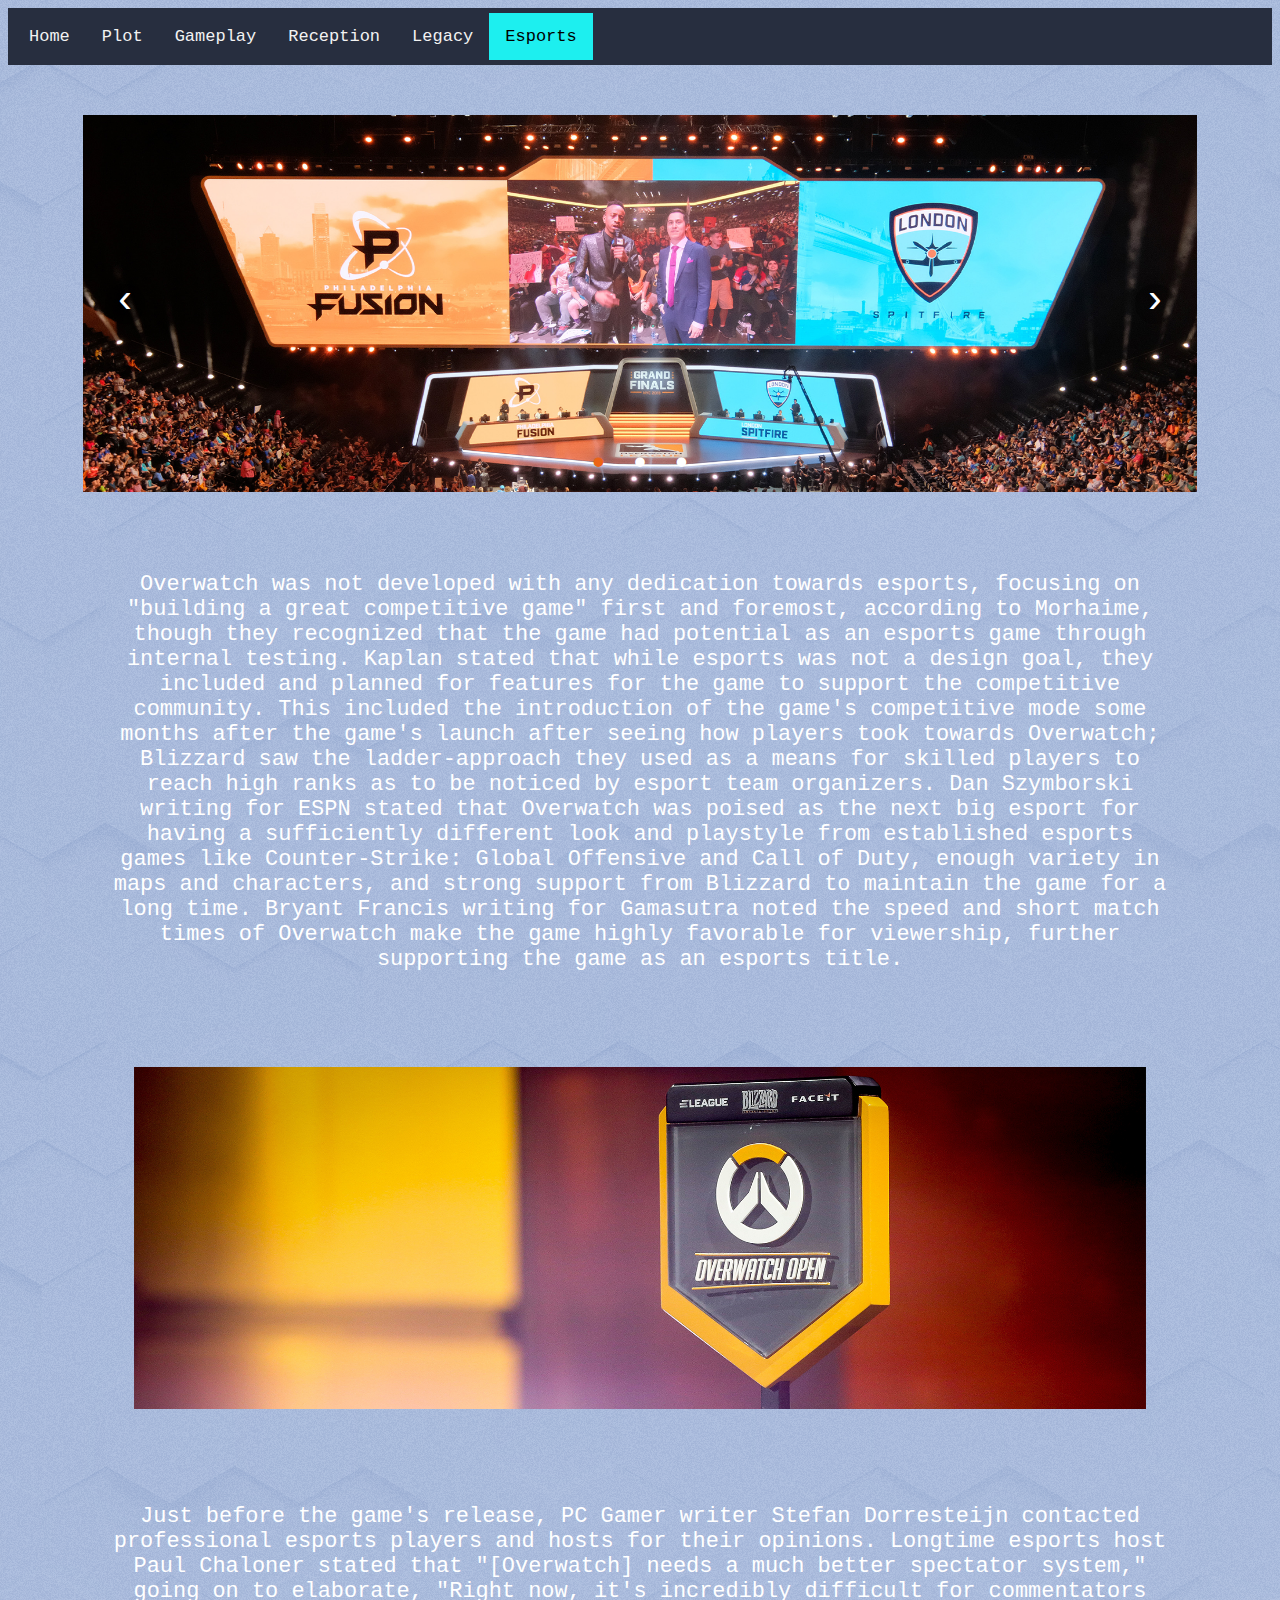
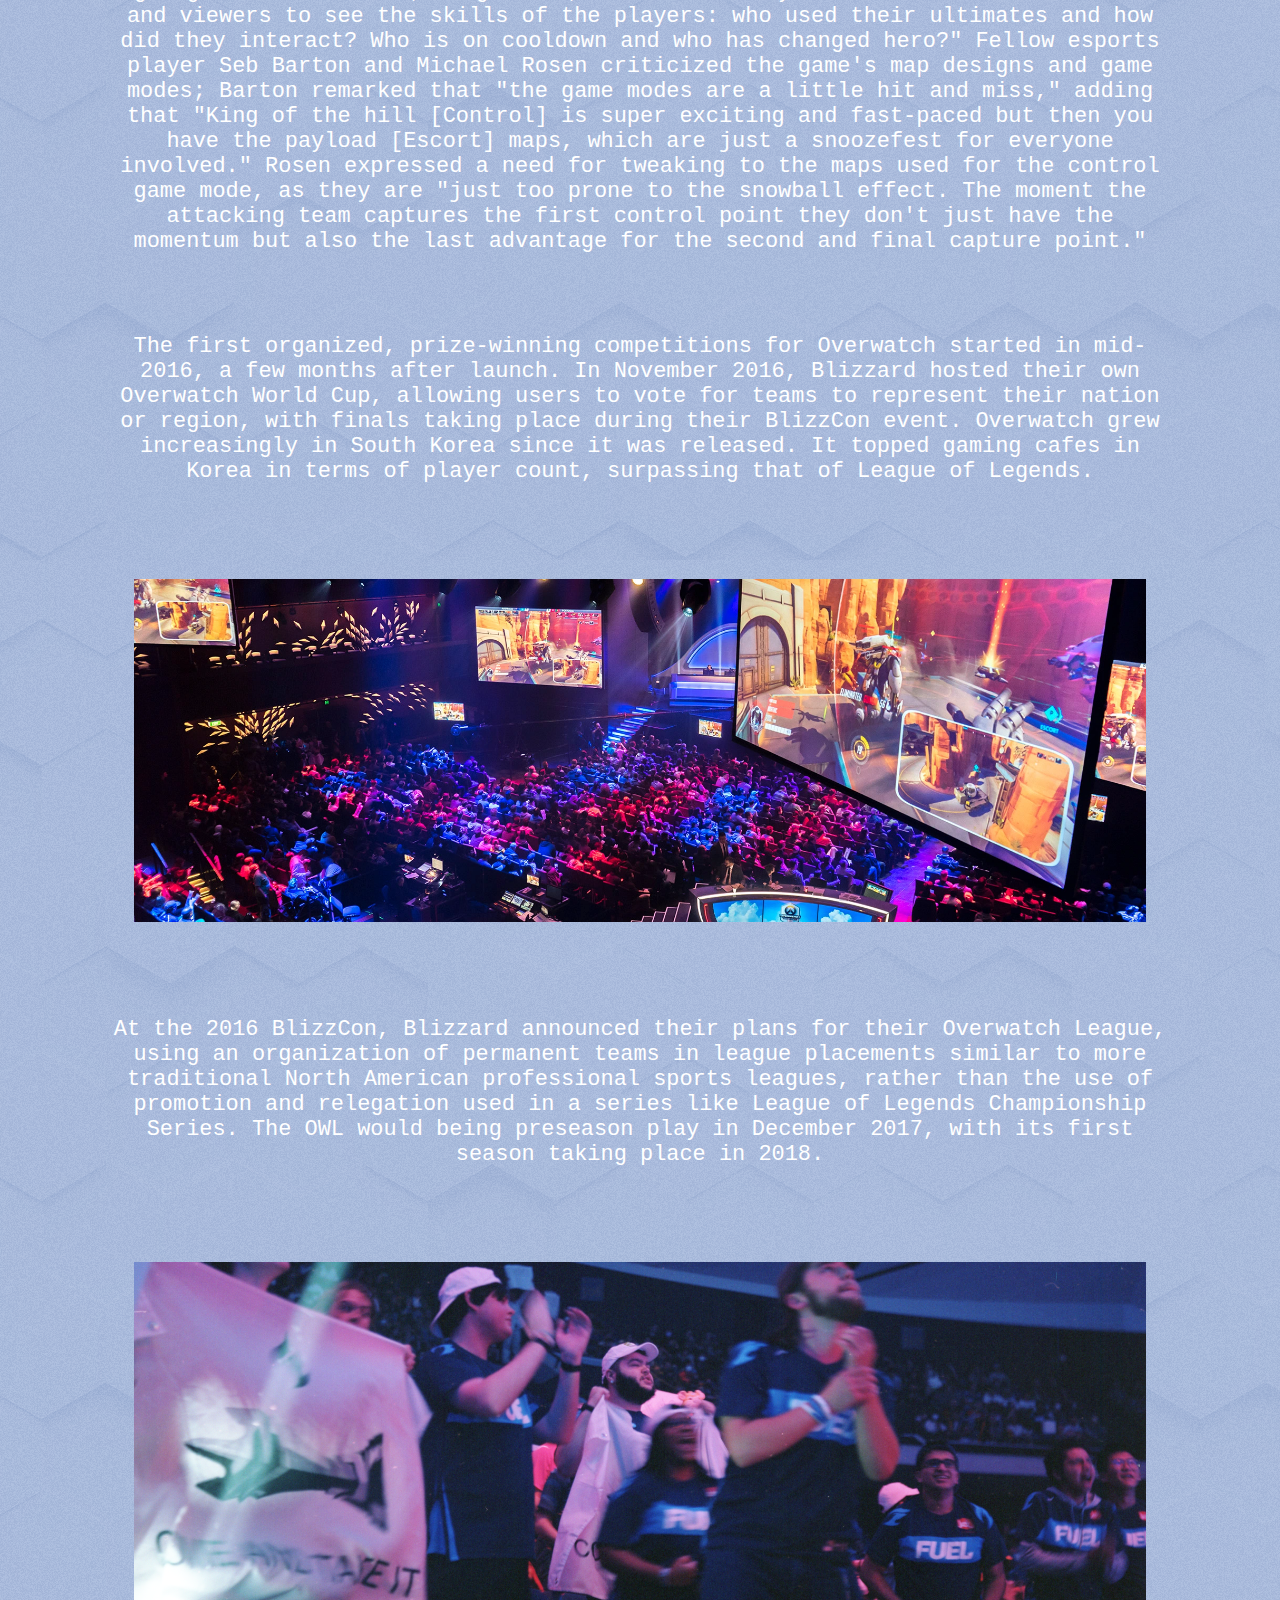
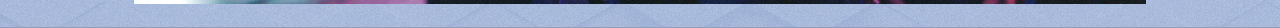
<file: 06_Esports.html>
<!DOCTYPE html>
<html>
<head>
  <meta charset="utf-8">
  <meta name="viewport" content="width=device-width">
  <title>Play Overwatch - Esports</title>
  <link rel="stylesheet" href="style.css">
  <link rel="icon" type="image/x-icon" href="Assets/Logo%20Favicon.png">
</head>
<body>
    
    <div class="topnav">
        <a href="index.html">Home</a>
        <a href="02_Plot.html">Plot</a>
        <a href="03_Gameplay.html">Gameplay</a>
        <a href="04_Reception.html">Reception</a>
        <a href="05_Legacy.html">Legacy</a>
        <a class="active" href="06_Esports.html">Esports</a>
    </div>
    
    <div class="carousel">
    <div class="carousel-inner">
        <input class="carousel-open" type="radio" id="carousel-1" name="carousel" aria-hidden="true" hidden="" checked="checked">
        <div class="carousel-item">
            <img src="Assets/Esports%20Landing%201.png">
        </div>
        <input class="carousel-open" type="radio" id="carousel-2" name="carousel" aria-hidden="true" hidden="">
        <div class="carousel-item">
            <img src="Assets/Esports%20Landing%202.png">
        </div>
        <input class="carousel-open" type="radio" id="carousel-3" name="carousel" aria-hidden="true" hidden="">
        <div class="carousel-item">
            <img src="Assets/Esports%20Landing%203.png">
        </div>
        <label for="carousel-3" class="carousel-control prev control-1">‹</label>
        <label for="carousel-2" class="carousel-control next control-1">›</label>
        <label for="carousel-1" class="carousel-control prev control-2">‹</label>
        <label for="carousel-3" class="carousel-control next control-2">›</label>
        <label for="carousel-2" class="carousel-control prev control-3">‹</label>
        <label for="carousel-1" class="carousel-control next control-3">›</label>
        <ol class="carousel-indicators">
            <li>
                <label for="carousel-1" class="carousel-bullet">•</label>
            </li>
            <li>
                <label for="carousel-2" class="carousel-bullet">•</label>
            </li>
            <li>
                <label for="carousel-3" class="carousel-bullet">•</label>
            </li>
        </ol>
    </div>
</div>
         
    
    <p>Overwatch was not developed with any dedication towards esports, focusing on "building a great competitive game" first and foremost, according to Morhaime, though they recognized that the game had potential as an esports game through internal testing. Kaplan stated that while esports was not a design goal, they included and planned for features for the game to support the competitive community. This included the introduction of the game's competitive mode some months after the game's launch after seeing how players took towards Overwatch; Blizzard saw the ladder-approach they used as a means for skilled players to reach high ranks as to be noticed by esport team organizers. Dan Szymborski writing for ESPN stated that Overwatch was poised as the next big esport for having a sufficiently different look and playstyle from established esports games like Counter-Strike: Global Offensive and Call of Duty, enough variety in maps and characters, and strong support from Blizzard to maintain the game for a long time. Bryant Francis writing for Gamasutra noted the speed and short match times of Overwatch make the game highly favorable for viewership, further supporting the game as an esports title.</p>
    
            <a href="Assets/Esports%20Image%201.png"  target="blank;">
                <img class= "imgCenter" src="Assets/Esports%20Image%203.png"  alt="Overwatch Open 2016 Trophy">
            </a>
    
    <p>Just before the game's release, PC Gamer writer Stefan Dorresteijn contacted professional esports players and hosts for their opinions. Longtime esports host Paul Chaloner stated that "[Overwatch] needs a much better spectator system," going on to elaborate, "Right now, it's incredibly difficult for commentators and viewers to see the skills of the players: who used their ultimates and how did they interact? Who is on cooldown and who has changed hero?" Fellow esports player Seb Barton and Michael Rosen criticized the game's map designs and game modes; Barton remarked that "the game modes are a little hit and miss," adding that "King of the hill [Control] is super exciting and fast-paced but then you have the payload [Escort] maps, which are just a snoozefest for everyone involved." Rosen expressed a need for tweaking to the maps used for the control game mode, as they are "just too prone to the snowball effect. The moment the attacking team captures the first control point they don't just have the momentum but also the last advantage for the second and final capture point."</p>
    
    <p>The first organized, prize-winning competitions for Overwatch started in mid-2016, a few months after launch. In November 2016, Blizzard hosted their own Overwatch World Cup, allowing users to vote for teams to represent their nation or region, with finals taking place during their BlizzCon event. Overwatch grew increasingly in South Korea since it was released. It topped gaming cafes in Korea in terms of player count, surpassing that of League of Legends.</p>
    
            <a href="Assets/Esports%20Image%201.png"  target="blank;">
                <img class= "imgCenter" src="Assets/Esports%20Image%201.png"  alt="Overwatch World Cup Australia Qualifiers">
            </a>
    
    <p>At the 2016 BlizzCon, Blizzard announced their plans for their Overwatch League, using an organization of permanent teams in league placements similar to more traditional North American professional sports leagues, rather than the use of promotion and relegation used in a series like League of Legends Championship Series. The OWL would being preseason play in December 2017, with its first season taking place in 2018.</p>
    
            <a href="Assets/Esports%20Image%202.png"  target="blank;">
                <img class= "imgCenter" src="Assets/Esports%20Image%202.png"  alt="Overwatch Fans at Overwatch League Grand Finals 2022">
            </a>
  
</body>
</html>
</file>
<file: style.css>
body{
    background-image: url(Assets/OW%20Hex%20Background.png);
    background-blend-mode: overlay;
    background-color: #929EB9;
    font-family: monospace;
    font-size: 135%
}


.topnav {
  background-color: #272E3F;
  overflow: hidden;
  padding: 5px;
}

.topnav a {
  float: left;
  color: #f2f2f2;
  text-align: center;
  padding: 14px 16px;
  text-decoration: none;
  font-size: 17px;
}


.topnav a:hover {
  background-color: #272E3F;
  color: #1DEFEF;
}


.topnav a.active {
  background-color: #1DEFEF;
  color: black;
}


h1{
    background-color: #272E3F;
    padding: 10px;
    color: white;
}

p{
    text-align: center;
    color: white;
    font-size: 125%;
    margin-top: 80px;
    margin-bottom: 80px;
    margin-right: 100px;
    margin-left: 100px;
}

.imgCenter {
    display: block;
    margin-left: auto;
    margin-right: auto;
    width: 80%;
    padding: 15px;
}

.imgCenter2 {
    display: block;
    margin-left: auto;
    margin-right: auto;
    height: 50%
    width: 25%;
    padding: 30px;
}

.carousel {
    position: relative;
    margin: 50px 75px 75px 75px;
}

.carousel-inner {
    position: relative;
    overflow: hidden;
    width: 100%;
}

.carousel-open:checked + .carousel-item {
    position: static;
    opacity: 100;
}

.carousel-item {
    position: absolute;
    opacity: 0;
    -webkit-transition: opacity 0.6s ease-out;
    transition: opacity 0.6s ease-out;
}

.carousel-item img {
    display: block;
    height: auto;
    max-width: 100%;
}

.carousel-control {
    background: rgba(0, 0, 0, 0.28);
    border-radius: 50%;
    color: #fff;
    cursor: pointer;
    display: none;
    font-size: 40px;
    height: 40px;
    line-height: 35px;
    position: absolute;
    top: 50%;
    -webkit-transform: translate(0, -50%);
    cursor: pointer;
    -ms-transform: translate(0, -50%);
    transform: translate(0, -50%);
    text-align: center;
    width: 40px;
    z-index: 10;
}

.carousel-control.prev {
    left: 2%;
}

.carousel-control.next {
    right: 2%;
}

.carousel-control:hover {
    background: rgba(0, 0, 0, 0.8);
    color: #aaaaaa;
}

#carousel-1:checked ~ .control-1,
#carousel-2:checked ~ .control-2,
#carousel-3:checked ~ .control-3 {
    display: block;
}

.carousel-indicators {
    list-style: none;
    margin: 0;
    padding: 0;
    position: absolute;
    bottom: 2%;
    left: 0;
    right: 0;
    text-align: center;
    z-index: 10;
}

.carousel-indicators li {
    display: inline-block;
    margin: 0 5px;
}

.carousel-bullet {
    color: #fff;
    cursor: pointer;
    display: block;
    font-size: 35px;
}

.carousel-bullet:hover {
    color: #aaaaaa;
}

#carousel-1:checked ~ .control-1 ~ .carousel-indicators li:nth-child(1) .carousel-bullet,
#carousel-2:checked ~ .control-2 ~ .carousel-indicators li:nth-child(2) .carousel-bullet,
#carousel-3:checked ~ .control-3 ~ .carousel-indicators li:nth-child(3) .carousel-bullet {
    color: #EC6415;
}

#title {
    width: 100%;
    position: absolute;
    padding: 150px;
    margin: 200x;
    text-align: center;
    font-size: 27px;
    color: rgba(255, 255, 255, 1);
    font-family: 'Open Sans', sans-serif;
    z-index: 9999;
    text-shadow: 0px 1px 2px rgba(0, 0, 0, 0.33), -1px 0px 2px rgba(255, 255, 255, 0);
}
</file>
